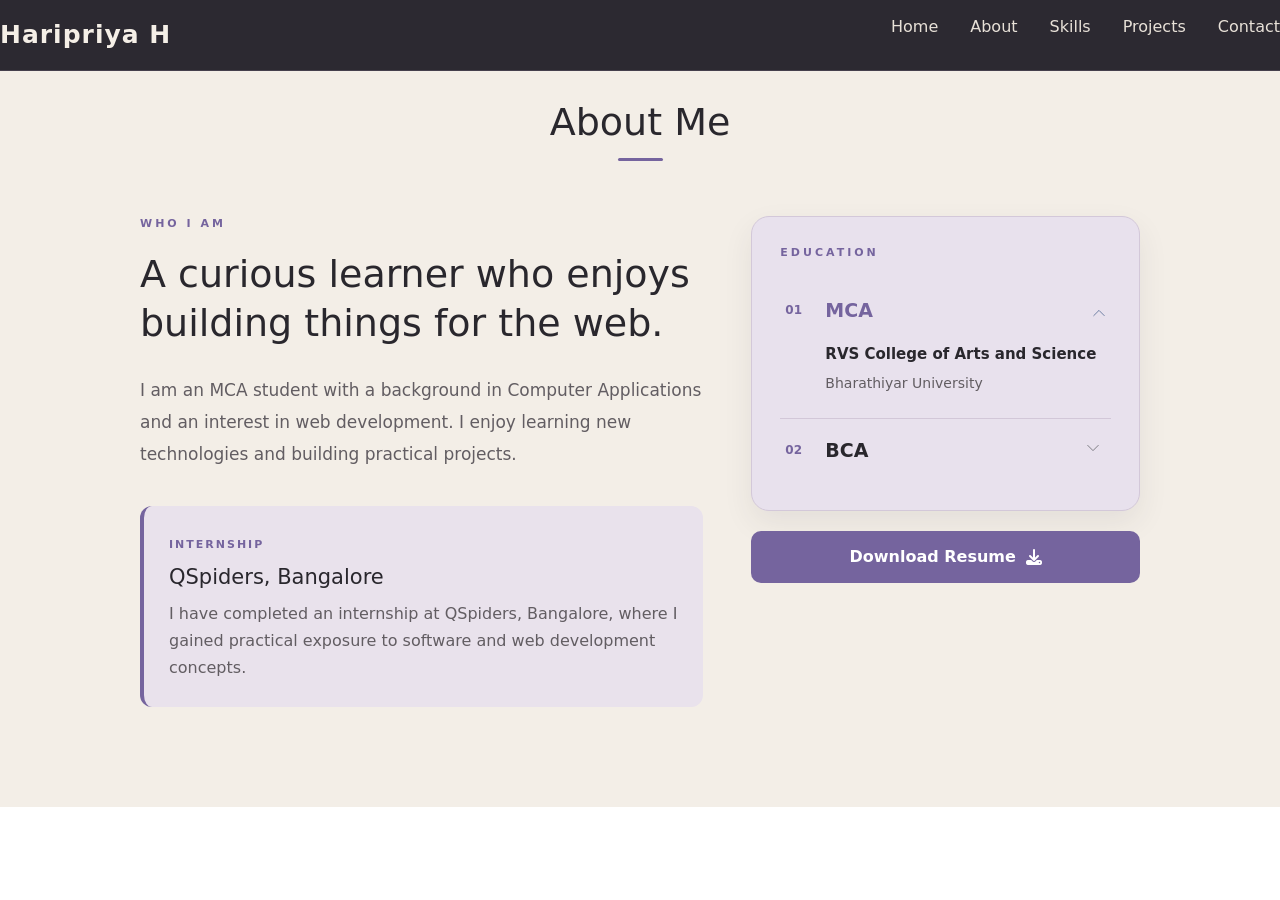
<file: pages/about.html>
<!DOCTYPE html>
<html lang="en">
<head>
    <meta charset="UTF-8">
    <meta name="viewport" content="width=device-width, initial-scale=1.0">
    <title>About | Haripriya</title>
    <link rel="stylesheet" href="../styles/about.css">
    <!-- Font Awesome -->
    <link rel="stylesheet"
        href="https://cdnjs.cloudflare.com/ajax/libs/font-awesome/6.5.2/css/all.min.css">
    <!-- Bootstrap CSS -->
    <link href="https://cdn.jsdelivr.net/npm/bootstrap@5.3.3/dist/css/bootstrap.min.css" rel="stylesheet">
</head>
<body>
    <header>
        <nav class="navbar">
            <div class="logo">Haripriya H</div>
            <ul class="nav-links">
                <li>
                    <a href="../index.html">Home</a>
                </li>
                <li>
                    <a href="about.html">About</a>
                </li>
                <li>
                    <a href="skills.html">Skills</a>
                </li>
                <li>
                    <a href="project.html">Projects</a>
                </li>
                <li>
                    <a href="contacts.html">Contact</a>
                </li>
            </ul>
        </nav>
    </header>
    <!-- About -->
    <section id="about" class="section about-section">
        <div class="container">
            <h2 class="section-title">About Me</h2>
            <div class="row g-5 align-items-start">
                <!-- LEFT SIDE -->
                <div class="col-lg-7">
                    <span class="about-label">WHO I AM</span>
                    <h3 class="about-heading">
                        A curious learner who enjoys
                        building things for the web.

                    </h3>

                    <p class="about-intro">

                        I am an MCA student with a background in
                        Computer Applications and an interest in
                        web development. I enjoy learning new
                        technologies and building practical projects.

                    </p>


                    <!-- Internship -->

                    <div class="internship-box">

                        <span>INTERNSHIP</span>

                        <h4>QSpiders, Bangalore</h4>

                        <p>

                            I have completed an internship at QSpiders,
                            Bangalore, where I gained practical exposure
                            to software and web development concepts.

                        </p>

                    </div>

                </div>


                <!-- RIGHT SIDE -->

                <div class="col-lg-5">

                    <!-- Education -->

                    <div class="education-wrapper">

                        <span class="about-label">EDUCATION</span>

                        <div class="accordion" id="educationAccordion">

                            <!-- MCA -->

                            <div class="accordion-item">

                                <h2 class="accordion-header">

                                    <button
                                        class="accordion-button"
                                        type="button"
                                        data-bs-toggle="collapse"
                                        data-bs-target="#mcaEducation"
                                        aria-expanded="true"
                                        aria-controls="mcaEducation">

                                        <span class="education-number">
                                            01
                                        </span>

                                        <span>
                                            MCA
                                        </span>

                                    </button>

                                </h2>

                                <div
                                    id="mcaEducation"
                                    class="accordion-collapse collapse show"
                                    data-bs-parent="#educationAccordion">

                                    <div class="accordion-body">

                                        <strong>
                                            RVS College of Arts and Science
                                        </strong>

                                        <p>
                                            Bharathiyar University
                                        </p>

                                    </div>

                                </div>

                            </div>


                            <!-- BCA -->

                            <div class="accordion-item">

                                <h2 class="accordion-header">

                                    <button
                                        class="accordion-button collapsed"
                                        type="button"
                                        data-bs-toggle="collapse"
                                        data-bs-target="#bcaEducation"
                                        aria-expanded="false"
                                        aria-controls="bcaEducation">

                                        <span class="education-number">
                                            02
                                        </span>

                                        <span>
                                            BCA
                                        </span>

                                    </button>

                                </h2>

                                <div
                                    id="bcaEducation"
                                    class="accordion-collapse collapse"
                                    data-bs-parent="#educationAccordion">

                                    <div class="accordion-body">

                                        <strong>
                                            Royal College of Arts,Science and Management
                                        </strong>

                                        <p>
                                            Banglore University
                                        </p>

                                    </div>

                                </div>

                            </div>

                        </div>

                    </div>


                    <!-- Resume -->

                    <a href="../resume (1).pdf"
                       download
                       class="resume-btn">

                        Download Resume

                        <i class="fa-solid fa-download"></i>

                    </a>

                </div>

            </div>

        </div>

    </section>


    <script src="https://cdn.jsdelivr.net/npm/bootstrap@5.3.3/dist/js/bootstrap.bundle.min.js">
    </script>

</body>

</html>
</file>
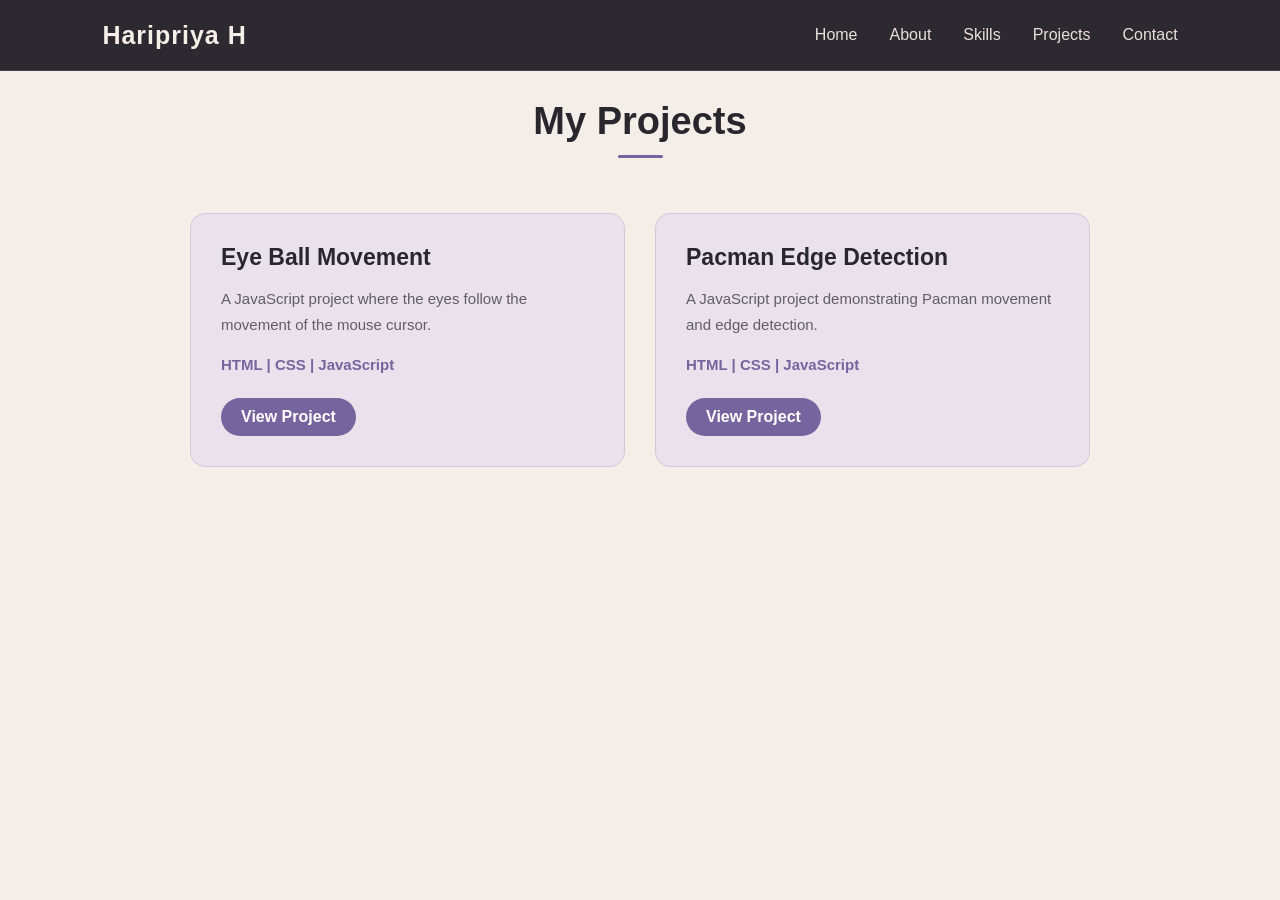
<file: pages/project.html>
<!DOCTYPE html>
<html lang="en">
<head>
    <meta charset="UTF-8">
    <meta name="viewport" content="width=device-width, initial-scale=1.0">
    <title>Projects | Haripriya</title>
    <link rel="stylesheet" href="../styles/project.css">
    <!-- Font Awesome -->
    <link rel="stylesheet"
        href="https://cdnjs.cloudflare.com/ajax/libs/font-awesome/6.5.2/css/all.min.css">
</head>
<body>
    <header>
        <nav class="navbar">
            <div class="logo">Haripriya H</div>
            <ul class="nav-links">
                <li>
                    <a href="../index.html">Home</a>
                </li>
                <li>
                    <a href="about.html">About</a>
                </li>

                <li>
                    <a href="skills.html">Skills</a>
                </li>

                <li>
                    <a href="project.html">Projects</a>
                </li>

                <li>
                    <a href="contacts.html">Contact</a>
                </li>

            </ul>

        </nav>

    </header>


    <section id="projects" class="section">

        <h2 class="section-title">My Projects</h2>

        <div class="projects-container">

            <!-- Project 1 -->

            <div class="project-card">

                <h3>
                    Eye Ball Movement
                </h3>

                <p>
                    A JavaScript project where the eyes follow
                    the movement of the mouse cursor.
                </p>

                <p class="technologies">
                    HTML | CSS | JavaScript
                </p>

                <a href="https://haripriyahariprasad010-dev.github.io/eyeballmovement/"
                    target="_blank"
                    class="project-btn">

                    View Project

                </a>

            </div>


            <!-- Project 2 -->

            <div class="project-card">

                <h3>
                    Pacman Edge Detection
                </h3>

                <p>
                    A JavaScript project demonstrating Pacman
                    movement and edge detection.
                </p>

                <p class="technologies">
                    HTML | CSS | JavaScript
                </p>

                <a href="https://haripriyahariprasad010-dev.github.io/Pacman_Edge_Detector/"
                    target="_blank"
                    class="project-btn">

                    View Project

                </a>

            </div>

        </div>

    </section>

</body>

</html>
</file>
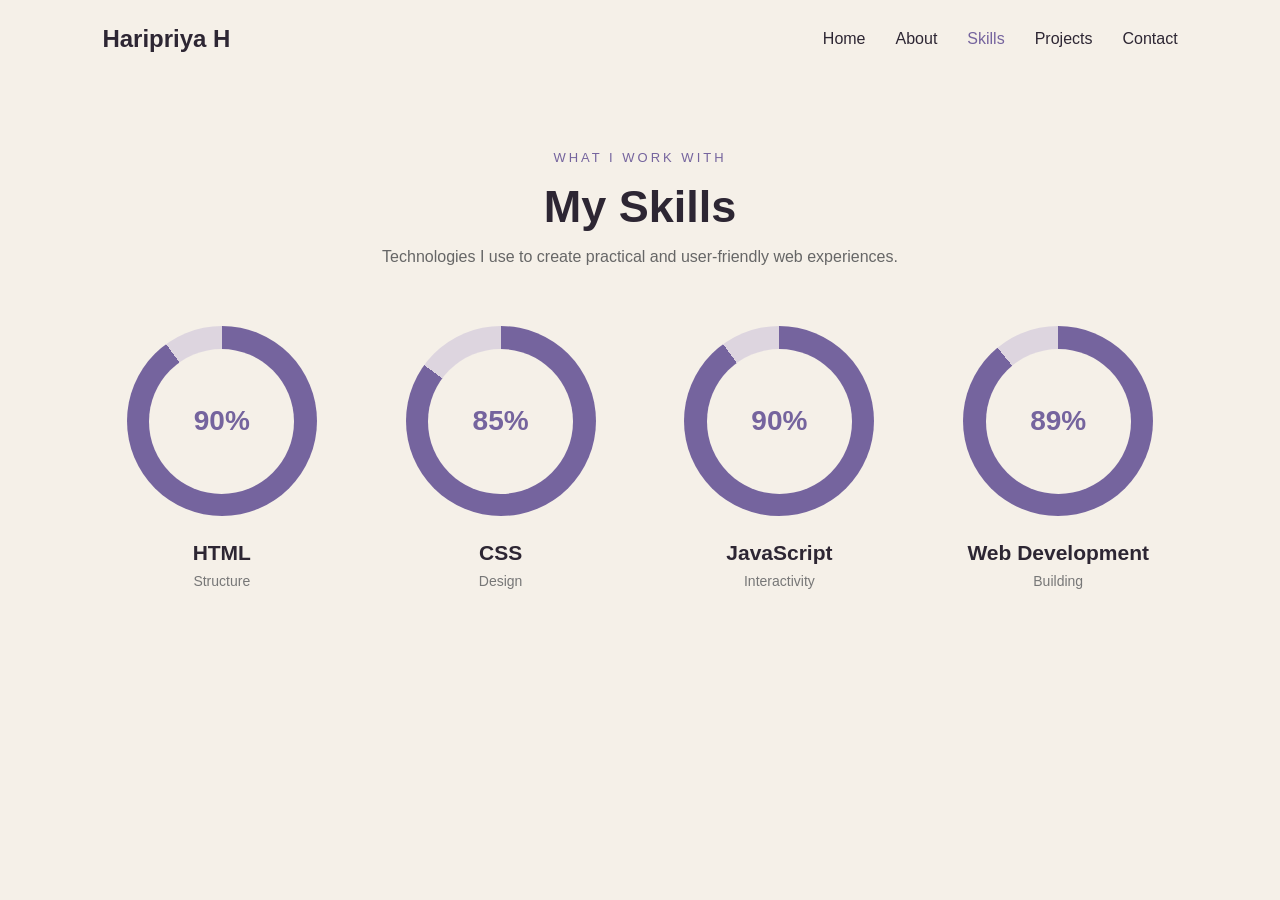
<file: pages/skills.html>
<!DOCTYPE html>
<html lang="en">
<head>
    <meta charset="UTF-8">
    <meta name="viewport" content="width=device-width, initial-scale=1.0">
    <title>Skills - Haripriya H</title>
    <link rel="stylesheet" href="../styles/skills.css">
</head>
<body>
    <!-- Header -->
    <header>
        <div class="logo">Haripriya H</div>
        <nav>
            <a href="../index.html">Home</a>
            <a href="about.html">About</a>
            <a href="skills.html" class="active">Skills</a>
            <a href="project.html">Projects</a>
            <a href="contacts.html">Contact</a>
        </nav>
    </header>
    <!-- Skills Section -->
    <section class="skills-section">
        <div class="skills-header">
            <span>WHAT I WORK WITH</span>

            <h1>My Skills</h1>

            <p>
                Technologies I use to create practical and
                user-friendly web experiences.
            </p>

        </div>


        <!-- Skill Circles -->
        <div class="skills-container">


            <!-- HTML -->
            <div class="skill-card">

                <div class="circle html">

                    <div class="circle-inner">
                        <span>90%</span>
                    </div>

                </div>

                <h2>HTML</h2>

                <p>Structure</p>

            </div>


            <!-- CSS -->
            <div class="skill-card">

                <div class="circle css">

                    <div class="circle-inner">
                        <span>85%</span>
                    </div>

                </div>

                <h2>CSS</h2>

                <p>Design</p>

            </div>


            <!-- JavaScript -->
            <div class="skill-card">

                <div class="circle javascript">

                    <div class="circle-inner">
                        <span>90%</span>
                    </div>

                </div>

                <h2>JavaScript</h2>

                <p>Interactivity</p>

            </div>


            <!-- Web Development -->
            <div class="skill-card">

                <div class="circle web">

                    <div class="circle-inner">
                        <span>89%</span>
                    </div>

                </div>

                <h2>Web Development</h2>

                <p>Building</p>

            </div>


        </div>

    </section>

</body>

</html>
</file>
<file: styles/about.css>
* {
    margin: 0;
    padding: 0;
    box-sizing: border-box;
    scroll-behavior: smooth;
}
body {
    font-family: Arial, sans-serif;
    color: #29272d;
    background: #f3eee7;
}
section {
    scroll-margin-top: 80px;
}
header {
    position: fixed;
    top: 0;
    width: 100%;
    background: rgba(38, 35, 43, 0.97);
    border-bottom: 1px solid #45404d;
    z-index: 1000;
}
.navbar {
    height: 70px;
    display: flex;
    align-items: center;
    justify-content: space-between;
    padding: 0 8%;
}

.logo {
    font-size: 25px;
    font-weight: bold;
    letter-spacing: 1px;
    color: #f5efe7;
}

.nav-links {
    display: flex;
    list-style: none;
    gap: 32px;
}

.nav-links a {
    position: relative;
    text-decoration: none;
    color: #e8e1d8;
    font-weight: 500;
    padding: 24px 0;
    transition: 0.3s;
}

.nav-links a::after {
    content: "";
    position: absolute;
    left: 0;
    bottom: 16px;
    width: 0;
    height: 2px;
    background: #9181bd;
    transition: 0.3s;
}

.nav-links a:hover {
    color: #b9abd8;
}

.nav-links a:hover::after {
    width: 100%;
}


/* =========================
   COMMON SECTIONS
========================= */

.section {
    min-height: 80vh;
    padding: 100px 10%;
}

.section-title {
    text-align: center;

    font-size: 38px;
    margin-bottom: 55px;

    color: #29272d;
}

.section-title::after {
    content: "";

    display: block;

    width: 45px;
    height: 3px;

    background: #75649e;

    margin: 12px auto 0;

    border-radius: 5px;
}


/* =========================
   ABOUT SECTION
========================= */

.about-section {
    background: #f3eee7;
}

.about-label {
    display: block;
    font-size: 11px;
    font-weight: bold;
    letter-spacing: 3px;
    color: #75649e;
    margin-bottom: 18px;
}


/* Main heading */

.about-heading {
    max-width: 650px;
    font-size: 38px;
    line-height: 1.3;
    color: #29272d;
    margin-bottom: 25px;
}

.about-intro {
    max-width: 650px;
    font-size: 17px;
    line-height: 1.9;
    color: #625d62;
    margin-bottom: 35px;
}


/* Internship */

.internship-box {
    max-width: 650px;

    padding: 25px;

    background: #e9e2ec;

    border-left: 4px solid #75649e;

    border-radius: 12px;

    transition: 0.3s ease;
}

.internship-box:hover {
    transform: translateY(-5px);
    box-shadow: 0 12px 25px rgba(55, 45, 65, 0.10);
}

.internship-box span {
    font-size: 11px;
    letter-spacing: 2px;
    font-weight: bold;
    color: #75649e;
}

.internship-box h4 {
    margin: 10px 0;

    font-size: 21px;

    color: #29272d;
}

.internship-box p {
    margin: 0;

    line-height: 1.7;

    color: #625d62;
}


/* =========================
   EDUCATION ACCORDION
========================= */

.education-wrapper {
    background: #e8e1ed;

    padding: 28px;

    border: 1px solid #d3c8d9;

    border-radius: 18px;

    box-shadow: 0 12px 30px rgba(55, 45, 65, 0.08);
}


/* Remove Bootstrap default borders */

.education-wrapper .accordion {
    --bs-accordion-border-color: transparent;
    --bs-accordion-bg: transparent;
}

.education-wrapper .accordion-item {
    background: transparent;

    border: none;

    border-bottom: 1px solid #d2c7d8;
}

.education-wrapper .accordion-item:last-child {
    border-bottom: none;
}


/* Accordion button */

.education-wrapper .accordion-button {
    background: transparent;

    color: #29272d;

    font-size: 19px;

    font-weight: bold;

    padding: 20px 5px;

    box-shadow: none;
}


/* Purple number */

.education-number {
    color: #75649e;

    font-size: 12px;

    margin-right: 18px;

    min-width: 22px;
}


/* Remove Bootstrap blue focus */

.education-wrapper .accordion-button:focus {
    box-shadow: none;
}


/* When opened */

.education-wrapper .accordion-button:not(.collapsed) {
    background: transparent;

    color: #75649e;

    box-shadow: none;
}


/* Accordion arrow */

.education-wrapper .accordion-button::after {
    background-size: 14px;

    opacity: 0.6;
}


/* Accordion content */

.education-wrapper .accordion-body {
    padding: 0 5px 22px 45px;

    color: #625d62;

    line-height: 1.7;
}

.education-wrapper .accordion-body strong {
    display: block;

    color: #29272d;

    font-size: 15px;

    margin-bottom: 5px;
}

.education-wrapper .accordion-body p {
    margin: 0;

    font-size: 14px;
}


/* =========================
   RESUME BUTTON
========================= */

.resume-btn {
    display: flex;
    align-items: center;
    justify-content: center;
    gap: 10px;

    width: 100%;
    margin-top: 20px;
    padding: 14px 20px;

    background: #75649e;
    color: white;

    text-decoration: none;
    font-weight: bold;

    border-radius: 10px;

    transition: 0.3s ease;
}

.resume-btn:hover {
    background: #29272d;
    color: white;

    transform: translateY(-3px);

    box-shadow: 0 10px 22px rgba(80, 65, 105, 0.20);
}


/* =========================
   RESPONSIVE
========================= */

@media (max-width: 991px) {

    .about-heading {
        font-size: 32px;
    }

    .education-wrapper {
        margin-top: 10px;
    }

}


@media (max-width: 500px) {

    .navbar {
        height: auto;

        padding: 18px 5%;

        flex-direction: column;

        gap: 15px;
    }

    .nav-links {
        gap: 10px;

        font-size: 13px;
    }

    .nav-links a {
        padding: 5px 0;
    }

    .nav-links a::after {
        bottom: 0;
    }

    .about-heading {
        font-size: 28px;
    }

    .about-intro {
        font-size: 16px;
    }
    .education-wrapper {
        padding: 22px;
    }
}
html {
    height: auto !important;
    min-height: 100%;
    overflow-x: hidden !important;
    overflow-y: auto !important;
}
body {
    height: auto !important;
    min-height: 100vh;
    overflow-x: hidden !important;
    overflow-y: auto !important;
}
</file>
<file: styles/project.css>
* {
    margin: 0;
    padding: 0;
    box-sizing: border-box;
    scroll-behavior: smooth;
}
body {
    font-family: Arial, sans-serif;
    color: #29272d;
    background: #f3eee7;
}
section {
    scroll-margin-top: 80px;
}
/* NAVIGATION */
header {
    position: fixed;
    top: 0;
    width: 100%;
    background: rgba(38, 35, 43, 0.97);
    border-bottom: 1px solid #45404d;
    z-index: 1000;
}

.navbar {
    height: 70px;
    display: flex;
    align-items: center;
    justify-content: space-between;
    padding: 0 8%;
}

.logo {
    font-size: 25px;
    font-weight: bold;
    letter-spacing: 1px;
    color: #f5efe7;
}

.nav-links {
    display: flex;
    list-style: none;
    gap: 32px;
}

.nav-links a {
    position: relative;
    text-decoration: none;
    color: #e8e1d8;
    font-weight: 500;
    padding: 24px 0;
    transition: 0.3s;
}

.nav-links a::after {
    content: "";
    position: absolute;
    left: 0;
    bottom: 16px;
    width: 0;
    height: 2px;
    background: #9181bd;
    transition: 0.3s;
}
.nav-links a:hover {
    color: #b9abd8;
}
.nav-links a:hover::after {
    width: 100%;
}

/* COMMON SECTIONS */

.section {
    min-height: 80vh;
    padding: 100px 10%;
}

.section-title {
    text-align: center;
    font-size: 38px;
    margin-bottom: 55px;
    color: #29272d;
}

.section-title::after {
    content: "";
    display: block;
    width: 45px;
    height: 3px;
    background: #75649e;
    margin: 12px auto 0;
    border-radius: 5px;
}


/* PROJECTS */

.projects-container {
    display: grid;
    grid-template-columns: repeat(2, 1fr);
    gap: 30px;
    max-width: 900px;
    margin: auto;
}

.project-card {
    background: #e9e2ec;
    padding: 30px;
    border-radius: 15px;
    border: 1px solid #d3c8d9;
    transition: 0.3s ease;
}

.project-card:hover {
    transform: translateY(-8px);
    box-shadow: 0 12px 25px rgba(55, 45, 65, 0.12);
}

.project-card h3 {
    font-size: 23px;
    margin-bottom: 15px;
    color: #29272d;
}

.project-card p {
    font-size: 15px;
    line-height: 1.7;
    color: #625d62;
}

.project-card .technologies {
    margin-top: 15px;
    color: #75649e;
    font-weight: bold;
}

.project-btn {
    display: inline-block;
    margin-top: 20px;
    padding: 10px 20px;
    background: #75649e;
    color: white;
    text-decoration: none;
    border-radius: 25px;
    font-weight: bold;
    transition: 0.3s ease;
}

.project-btn:hover {
    background: #29272d;
    transform: translateY(-3px);
}


/* RESPONSIVE */

@media (max-width: 700px) {

    .navbar {
        padding: 0 5%;
    }

    .nav-links {
        gap: 15px;
    }

    .projects-container {
        grid-template-columns: 1fr;
    }

}


@media (max-width: 500px) {

    .navbar {
        height: auto;
        padding: 18px 5%;
        flex-direction: column;
        gap: 15px;
    }

    .nav-links {
        gap: 10px;
        font-size: 13px;
    }

    .nav-links a {
        padding: 5px 0;
    }

    .nav-links a::after {
        bottom: 0;
    }

    .section {
        padding: 80px 7%;
    }

    .section-title {
        font-size: 32px;
    }

}
</file>
<file: styles/skills.css>
* {
    margin: 0;
    padding: 0;
    box-sizing: border-box;
}
body {
    font-family: Arial, sans-serif;
    background: #f5f0e8;
    color: #2d2633;
}
header {
    width: 100%;
    padding: 25px 8%;
    display: flex;
    justify-content: space-between;
    align-items: center;
}
.logo {
    font-size: 24px;
    font-weight: bold;
}
nav {
    display: flex;
    gap: 30px;
}
nav a {
    text-decoration: none;
    color: #2d2633;
    font-size: 16px;
    transition: 0.3s;
}
nav a:hover,
nav a.active {
    color: #75649e;
}
/* =========================
   SKILLS SECTION
========================= */

.skills-section {
    min-height: 90vh;
    padding: 70px 8%;
}
/* =========================
   SKILLS HEADER
========================= */

.skills-header {
    text-align: center;
    margin-bottom: 60px;
}
.skills-header span {
    font-size: 13px;
    letter-spacing: 3px;
    color: #75649e;
}
.skills-header h1 {
    font-size: 45px;
    margin: 15px 0;
}
.skills-header p {
    font-size: 16px;
    color: #666;
}
/* =========================
   SKILLS CONTAINER
========================= */

.skills-container {
    display: grid;

    grid-template-columns: repeat(4, 1fr);

    gap: 40px;

    max-width: 1100px;

    margin: auto;
}


/* =========================
   SKILL CARD
========================= */

.skill-card {
    text-align: center;
}


/* =========================
   CIRCLE
========================= */

.circle {
    width: 190px;
    height: 190px;

    border-radius: 50%;

    margin: 0 auto 25px;

    display: flex;
    justify-content: center;
    align-items: center;

    --progress: 0deg;

    background: conic-gradient(
        #75649e var(--progress),
        #ddd5df var(--progress)
    );

    animation: fillCircle 1.5s cubic-bezier(0.4, 0, 0.2, 1) forwards;
}


/* =========================
   EACH CIRCLE
========================= */

.html {
    --final: 324deg;
    animation-delay: 0s;
}

.css {
    --final: 306deg;
    animation-delay: 1.5s;
}

.javascript {
    --final: 324deg;
    animation-delay: 3s;
}

.web {
    --final: 320.4deg;
    animation-delay: 4.5s;
}


@property --progress {
    syntax: "<angle>";
    inherits: false;
    initial-value: 0deg;
}


/* CIRCLE */

.circle {
    width: 190px;
    height: 190px;

    border-radius: 50%;

    margin: 0 auto 25px;

    display: flex;
    justify-content: center;
    align-items: center;

    --progress: 0deg;

    background: conic-gradient(
        #75649e var(--progress),
        #ddd5df var(--progress)
    );

    animation: fillCircle 0.6s ease-out forwards;
}


/* HTML - 90% */

.html {
    --final: 324deg;
    animation-delay: 0s;
}


/* CSS - 85% */

.css {
    --final: 306deg;
    animation-delay: 0.65s;
}


/* JavaScript - 90% */

.javascript {
    --final: 324deg;
    animation-delay: 1.3s;
}


/* Web Development - 89% */

.web {
    --final: 320.4deg;
    animation-delay: 1.95s;
}


/* SMOOTH FILL */

@keyframes fillCircle {

    from {
        --progress: 0deg;
    }

    to {
        --progress: var(--final);
    }

}

/* =========================
   INNER CIRCLE
========================= */

.circle-inner {
    width: 145px;
    height: 145px;

    border-radius: 50%;

    background: #f5f0e8;

    display: flex;
    justify-content: center;
    align-items: center;
}

.circle-inner span {
    font-size: 28px;
    font-weight: bold;
    color: #75649e;
}

/* =========================
   INNER CIRCLE
========================= */

.circle-inner {

    width: 145px;
    height: 145px;

    border-radius: 50%;

    background: #f5f0e8;

    display: flex;

    justify-content: center;

    align-items: center;
}


.circle-inner span {

    font-size: 28px;

    font-weight: bold;

    color: #75649e;
}


/* =========================
   SKILL TEXT
========================= */

.skill-card h2 {

    font-size: 21px;

    margin-bottom: 8px;
}


.skill-card p {

    color: #777;

    font-size: 14px;
}


/* =========================
   TABLET
========================= */

@media (max-width: 900px) {

    .skills-container {

        grid-template-columns: repeat(2, 1fr);

    }

}


/* =========================
   MOBILE
========================= */

@media (max-width: 600px) {

    header {

        flex-direction: column;

        gap: 20px;

    }


    nav {

        gap: 15px;

        flex-wrap: wrap;

        justify-content: center;

    }


    .skills-container {

        grid-template-columns: 1fr;

    }


    .skills-header h1 {

        font-size: 35px;

    }

}
</file>
